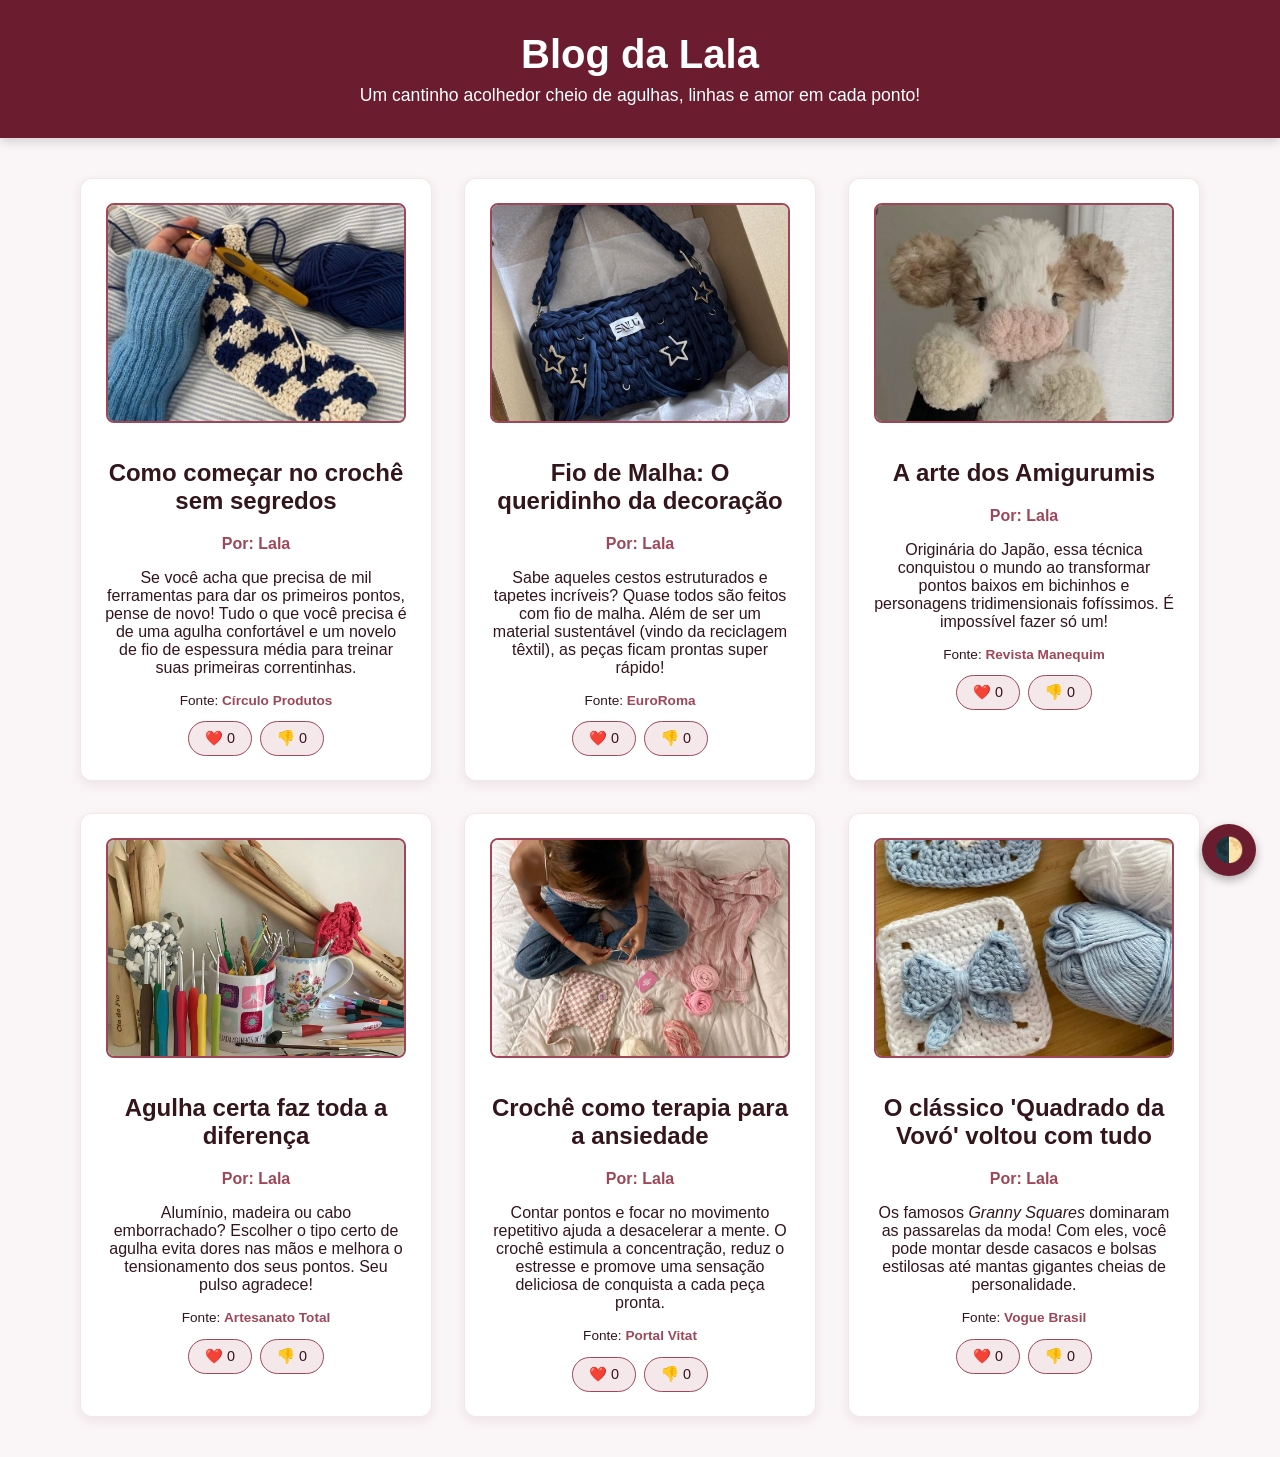
<file: index.html>
<!DOCTYPE html>
<html lang="pt-br">

<head>
    <meta charset="UTF-8">
    <meta name="viewport" content="width=device-width, initial-scale=1.0">
    <title>Blog da Lala</title>
    <link rel="stylesheet" href="style.css">
</head>

<body>
    <header>
        <h1>Blog da Lala</h1>
        <p>Um cantinho acolhedor cheio de agulhas, linhas e amor em cada ponto!</p>
    </header>

    <main>
        <article>
            <img src="fazendocroche.jpg"
                alt="Mão de uma pessoa segurando uma agulha dourada e tecendo uma peça em crochê com padrão xadrez azul-marinho e branco, ao lado de um novelo de lã azul.">
            <div>
                <h2>Como começar no crochê sem segredos</h2>
                <p class="artigo-autor">Por: Lala</p>
                <p>Se você acha que precisa de mil ferramentas para dar os primeiros pontos, pense de novo! Tudo o que você precisa é de uma agulha confortável e um novelo de fio de espessura média para treinar suas primeiras correntinhas.</p>

                <p class="artigo-fonte">Fonte: <a href="https://www.circulo.com.br" target="_blank">Círculo Produtos</a></p>
                
                <div class="botoes-reacao">
                    <button class="btn-like">❤️ <span>0</span></button>
                    <button class="btn-dislike">👎 <span>0</span></button>
                </div>
            </div>
        </article>

        <article>
            <img src="malha.png"
                alt="Bolsa artesanal de crochê em fio de malha azul-marinho decorada com pingentes em formato de estrela, apresentada dentro de uma caixa de presente.">
            <div>
                <h2>Fio de Malha: O queridinho da decoração</h2>
                <p class="artigo-autor">Por: Lala</p>
                <p>Sabe aqueles cestos estruturados e tapetes incríveis? Quase todos são feitos com fio de malha. Além de ser um material sustentável (vindo da reciclagem têxtil), as peças ficam prontas super rápido!</p>

                <p class="artigo-fonte">Fonte: <a href="https://www.euroroma.com.br" target="_blank">EuroRoma</a></p>
                
                <div class="botoes-reacao">
                    <button class="btn-like">❤️ <span>0</span></button>
                    <button class="btn-dislike">👎 <span>0</span></button>
                </div>
            </div>
        </article>

        <article>
            <img src="amigurumi.jpg"
                alt="Bichinho de pelúcia em crochê no estilo amigurumi, no formato de uma vaquinha fofa em tons de bege, branco e focinho rosa.">
            <div>
                <h2>A arte dos Amigurumis</h2>
                <p class="artigo-autor">Por: Lala</p>
                <p>Originária do Japão, essa técnica conquistou o mundo ao transformar pontos baixos em bichinhos e personagens tridimensionais fofíssimos. É impossível fazer só um!</p>

                <p class="artigo-fonte">Fonte: <a href="https://www.manequim.com.br" target="_blank">Revista Manequim</a></p>
                
                <div class="botoes-reacao">
                    <button class="btn-like">❤️ <span>0</span></button>
                    <button class="btn-dislike">👎 <span>0</span></button>
                </div>
            </div>
        </article>

        <article>
            <img src="agulha.jpg"
                alt="Coleção variada de agulhas de crochê de diferentes tamanhos, materiais e cores organizadas em copos e suportes sobre uma bancada branca.">
            <div>
                <h2>Agulha certa faz toda a diferença</h2>
                <p class="artigo-autor">Por: Lala</p>
                <p>Alumínio, madeira ou cabo emborrachado? Escolher o tipo certo de agulha evita dores nas mãos e melhora o tensionamento dos seus pontos. Seu pulso agradece!</p>

                <p class="artigo-fonte">Fonte: <a href="https://www.artesanatototal.com.br" target="_blank">Artesanato Total</a></p>

                <div class="botoes-reacao">
                    <button class="btn-like">❤️ <span>0</span></button>
                    <button class="btn-dislike">👎 <span>0</span></button>
                </div>
            </div>
        </article>

        <article>
            <img src="terapia.jpg"
                alt="Vista superior de uma pessoa sentada na cama praticando crochê relaxante, cercada por novelos de lã em tons de rosa, branco e uma bolsa artesanal.">
            <div>
                <h2>Crochê como terapia para a ansiedade</h2>
                <p class="artigo-autor">Por: Lala</p>
                <p>Contar pontos e focar no movimento repetitivo ajuda a desacelerar a mente. O crochê estimula a concentração, reduz o estresse e promove uma sensação deliciosa de conquista a cada peça pronta.</p>

                <p class="artigo-fonte">Fonte: <a href="https://www.vitat.com.br" target="_blank">Portal Vitat</a></p>

                <div class="botoes-reacao">
                    <button class="btn-like">❤️ <span>0</span></button>
                    <button class="btn-dislike">👎 <span>0</span></button>
                </div>
            </div>
        </article>

        <article>
            <img src="quadrado.jpg"
                alt="Quadrado da vovó em crochê branco com um laço em relevo na cor azul-claro, posicionado ao lado de novelos de linha azul e branco sobre uma superfície de madeira.">
            <div>
                <h2>O clássico 'Quadrado da Vovó' voltou com tudo</h2>
                <p class="artigo-autor">Por: Lala</p>
                <p>Os famosos <em>Granny Squares</em> dominaram as passarelas da moda! Com eles, você pode montar desde casacos e bolsas estilosas até mantas gigantes cheias de personalidade.</p>

                <p class="artigo-fonte">Fonte: <a href="https://www.vogue.globo.com" target="_blank">Vogue Brasil</a></p>

                <div class="botoes-reacao">
                    <button class="btn-like">❤️ <span>0</span></button>
                    <button class="btn-dislike">👎 <span>0</span></button>
                </div>
            </div>
        </article>

        <button class="btn-tema-escuro">🌓</button>
    </main>

    <script src="script.js"></script>
</body>

</html>
</file>
<file: style.css>
:root {
    --cor-primaria: #6b1d2f;
    --cor-secundaria: #9e4759;
    --cor-fundo: #faf5f6;
    --cor-texto: #33151c;
    --cor-contraste: #f4e8ea;
    --cor-card: #ffffff;
    --cor-botao: #f4e8ea;

    --fonte-texto: 'Segoe UI', Tahoma, Geneva, Verdana, sans-serif;
}

* {
    transition: background-color 0.4s ease, color 0.4s ease, transform 0.2s ease;
    box-sizing: border-box;
}

.tema-escuro {
    --cor-primaria: #e59ab0;
    --cor-secundaria: #c96b83;
    --cor-fundo: #1c0a10;
    --cor-texto: #fceef1;
    --cor-contraste: #2d121b;
    --cor-card: #280e17;
    --cor-botao: #3d1723;
}

body {
    max-width: 100vw;
    font-family: var(--fonte-texto);
    background-color: var(--cor-fundo);
    color: var(--cor-texto);
    margin: 0;
}

header {
    background-color: var(--cor-primaria);
    color: #ffffff;
    text-align: center;
    padding: 32px 16px;
    box-shadow: 0 4px 10px rgba(0, 0, 0, 0.15);
}

header h1 {
    margin: 0 0 8px 0;
    font-size: 2.5rem;
}

header p {
    margin: 0;
    font-size: 1.1rem;
    font-weight: 300;
}

main {
    max-width: 1200px;
    margin: 0 auto;
    padding: 24px;
    display: flex;
    flex-wrap: wrap;
    justify-content: center;
}

article {
    background-color: var(--cor-card);
    display: flex;
    box-shadow: 0 4px 12px rgba(107, 29, 47, 0.08);
    border-radius: 12px;
    margin: 16px;
    gap: 16px;
    padding: 24px;
    flex: 1 1 300px;
    max-width: 360px;
    flex-direction: column;
    align-items: center;
    text-align: center;
    border: 1px solid rgba(107, 29, 47, 0.1);
}

img {
    width: 100%;           /* Ocupa a largura do card */
    max-width: 300px;      /* Tamanho máximo bonito */
    height: 220px;         /* Altura fixa */
    object-fit: cover;     /* Não deixa a imagem distorcer */
    border-radius: 8px;    /* Cantos levemente arredondados */
    border: 2px solid var(--cor-secundaria);
}
}

h2 {
    color: var(--cor-primaria);
    font-size: 1.3rem;
    margin-top: 8px;
}

a {
    color: var(--cor-secundaria);
    text-decoration: none;
    font-weight: bold;
}

a:hover {
    text-decoration: underline;
}

.botoes-reacao {
    display: flex;
    gap: 8px;
    justify-content: center;
    margin-top: 12px;
}

button {
    cursor: pointer;
    border: 1px solid var(--cor-secundaria);
    background-color: var(--cor-botao);
    color: var(--cor-texto);
    padding: 8px 16px;
    border-radius: 20px;
    font-size: 0.9rem;
}

button:hover {
    opacity: 0.85;
}

/* Destaque para quando o botão estiver ativo */
button.ativo {
    background-color: var(--cor-secundaria);
    color: #ffffff;
    font-weight: bold;
    transform: scale(1.05);
}

.artigo-autor {
    font-weight: bold;
    color: var(--cor-secundaria);
}

.artigo-fonte {
    font-size: 0.85rem;
}

.btn-tema-escuro {
    position: fixed;
    bottom: 24px;
    right: 24px;
    font-size: 24px;
    padding: 12px;
    background-color: var(--cor-primaria);
    color: #ffffff;
    border: none;
    border-radius: 50%;
    box-shadow: 0 4px 10px rgba(0, 0, 0, 0.3);
}
</file>
